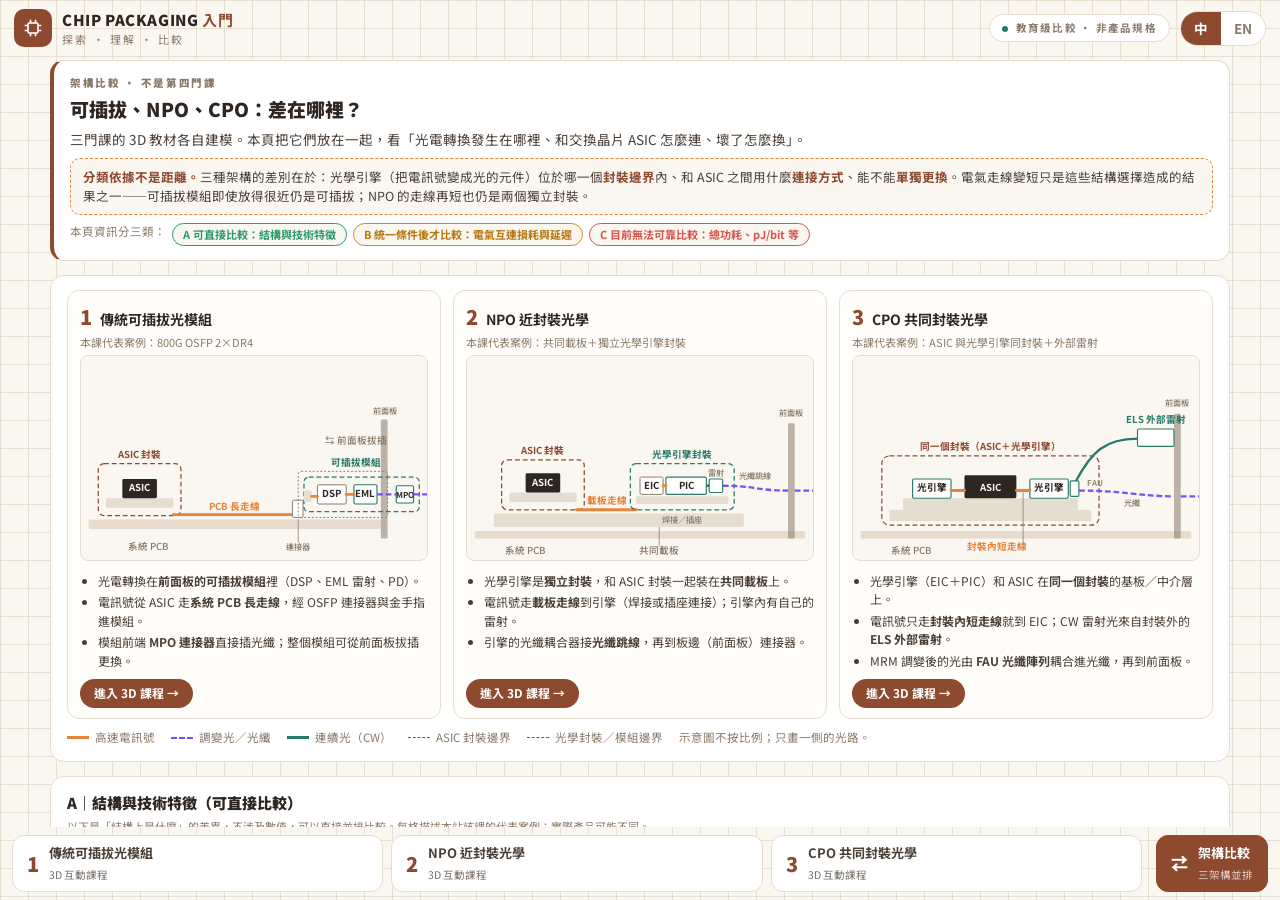
<file: compare.html>
<!DOCTYPE html>
<html lang="zh-Hant">
<head>
<meta charset="utf-8">
<meta name="viewport" content="width=device-width, initial-scale=1, viewport-fit=cover">
<title>CHIP PACKAGING · 三架構比較</title>
<link rel="stylesheet" href="https://fonts.googleapis.com/css2?family=Noto+Sans+TC:wght@400;500;700;900&display=swap">
<link rel="stylesheet" href="core/core.css">
<style>
/* M7-A 三架構比較頁專用樣式（只在本頁使用，不放進 core/）。色票全部沿用 core.css 的變數。 */
:root{--mod:#7c4dff}@media(prefers-color-scheme:dark){:root:not([data-theme=light]){--mod:#b79bff}}:root[data-theme=dark]{--mod:#b79bff}
.cw{max-width:1180px;margin:0 auto;display:grid;gap:14px}
.cbox{background:var(--sf);border:1px solid var(--line);border-radius:14px;padding:14px 16px;min-width:0}
.cbox.lead{border-left:4px solid var(--br)}
.cbox h2{margin:0;font-size:19px;font-weight:900;color:var(--ink2)}
.cbox h3{margin:0 0 4px;font-size:15px;font-weight:900;color:var(--ink2)}
.cbox p{margin:6px 0}.cbox ul{margin:4px 0;padding-left:20px}.cbox li{margin:3px 0}
.eyb{font-size:10.5px;font-weight:900;letter-spacing:.16em;color:var(--mut);margin-bottom:2px}
.key{background:var(--paper);border:1px dashed var(--acc);border-radius:10px;padding:8px 12px;margin-top:8px;font-size:12.5px}
.key b{color:var(--br)}
.tags{display:flex;flex-wrap:wrap;gap:6px;margin-top:8px}
.tg3{font-size:11px;font-weight:700;border-radius:99px;padding:2px 10px;border:1px solid var(--line);background:var(--paper)}
.tg3.a{border-color:#2e9d6a;color:#2e9d6a}.tg3.b{border-color:#d08a1a;color:#b8770f}.tg3.c{border-color:#d9534f;color:#d9534f}
/* 三張布局圖 */
.arch{display:grid;grid-template-columns:repeat(3,minmax(0,1fr));gap:12px}
.ac{display:flex;flex-direction:column;background:var(--card);border:1px solid var(--line);border-radius:12px;padding:10px 12px;min-width:0}
.ac .hd{display:flex;align-items:baseline;gap:8px}.ac .hd em{font-style:normal;font-size:20px;font-weight:900;color:var(--br)}
.ac .hd b{font-size:14px;color:var(--ink2)}.ac .rep{font-size:11px;color:var(--mut);margin:2px 0 4px}
.ac svg{width:100%;height:auto;display:block;background:var(--paper);border-radius:8px;border:1px solid var(--line)}
.ac ul{font-size:12px;padding-left:18px;margin:8px 0 6px;flex:1}
.go{align-self:flex-start;display:inline-block;background:var(--br);color:#fff;text-decoration:none;font-weight:700;border-radius:99px;padding:5px 14px;font-size:12px}
.go:hover{filter:brightness(1.1)}
.d text{font-family:inherit;font-size:10px;font-weight:700;fill:var(--ink2);text-anchor:middle}
.d .m{fill:var(--mut);font-weight:500}.d .s{font-size:8.5px}
.d .pcb{fill:var(--track)}.d .sub{fill:var(--line)}.d .die{fill:var(--ink2)}.d .die+text{fill:var(--paper)}
.d .blk{fill:var(--sf);stroke:var(--mut);stroke-width:1}.d .opt{fill:var(--sf);stroke:var(--teal);stroke-width:1.2}
.d .pnl{fill:var(--mut);opacity:.55}.d .cage{fill:none;stroke:var(--mut);stroke-width:1;stroke-dasharray:2 2}
.d .bA{fill:none;stroke:var(--br);stroke-width:1.3;stroke-dasharray:5 3}.d .bO{fill:none;stroke:var(--teal);stroke-width:1.3;stroke-dasharray:5 3}
.d .el{fill:none;stroke:var(--acc);stroke-width:3;stroke-linecap:round}.d .md{fill:none;stroke:var(--mod);stroke-width:2.4;stroke-dasharray:6 3}
.d .cwl{fill:none;stroke:var(--teal);stroke-width:2.4}.d .ld{fill:none;stroke:var(--mut);stroke-width:.8}
.d .tA{fill:var(--br)!important}.d .tO{fill:var(--teal)!important}.d .tE{fill:var(--acc)!important}
.lgd{display:flex;flex-wrap:wrap;gap:6px 16px;font-size:11.5px;color:var(--mut);margin-top:10px}
.lgd span{display:inline-flex;align-items:center;gap:6px}.lgd i{display:inline-block;width:22px;height:0;border-top:3px solid var(--acc)}
.lgd i.m{border-top:2.5px dashed var(--mod)}.lgd i.c{border-top-color:var(--teal)}.lgd i.ba{border-top:1.5px dashed var(--br)}.lgd i.bo{border-top:1.5px dashed var(--teal)}
/* 表格（桌面三欄並排；窄螢幕改成每列一張卡） */
.tw{overflow-x:auto}
table.ct{width:100%;border-collapse:separate;border-spacing:0;font-size:12.5px}
.ct th,.ct td{text-align:left;vertical-align:top;padding:8px 10px;border-bottom:1px solid var(--line)}
.ct thead th{font-size:12px;color:var(--ink2);background:var(--paper);position:sticky;top:0}
.ct thead th em{font-style:normal;font-weight:900;color:var(--br);margin-right:4px}
.ct tbody th{width:15%;font-weight:900;color:var(--ink2);font-size:12px}
.ct td{width:28.3%}.ct td small{display:block;color:var(--mut);font-size:11px;margin-top:2px}
.ct tr:last-child>*{border-bottom:0}
.lv{display:inline-block;font-size:10.5px;font-weight:900;border-radius:6px;padding:0 6px;margin-right:4px;border:1px solid var(--line);background:var(--paper);color:var(--ink2)}
.num{font-variant-numeric:tabular-nums;font-weight:900;color:var(--ink2);font-size:13.5px}
.cond{font-size:11.5px;color:var(--ink);background:var(--paper);border-radius:10px;padding:8px 12px;margin-top:8px}
.cond b{color:var(--ink2)}
.no{display:grid;grid-template-columns:repeat(auto-fit,minmax(240px,1fr));gap:8px;margin-top:6px}
.no div{border:1px solid var(--line);border-radius:10px;background:var(--paper);padding:8px 12px;font-size:12px}
.no b{display:block;color:var(--ink2);font-size:12.5px}.no span{display:block;margin-top:3px;font-weight:700;color:#b8770f;font-size:11.5px}
.fit{display:grid;grid-template-columns:repeat(3,minmax(0,1fr));gap:10px;margin-top:6px}
.fit div{border:1px solid var(--line);border-top:3px solid var(--br);border-radius:10px;background:var(--card);padding:8px 12px;font-size:12px}
.fit b{display:block;color:var(--ink2);font-size:13px;margin-bottom:2px}
.fnote{font-size:11px;color:var(--mut);margin-top:8px}
@media(max-width:900px){.arch,.fit{grid-template-columns:1fr}.okmain{padding:4px 8px 12px}}
@media(max-width:700px){
 table.ct,.ct tbody,.ct tr,.ct th,.ct td{display:block;width:auto}
 .ct thead{display:none}
 .ct tr{border:1px solid var(--line);border-radius:10px;margin-bottom:8px;background:var(--card)}
 .ct tbody th{width:auto;background:var(--paper);border-radius:10px 10px 0 0}
 .ct td::before{content:attr(data-h);display:block;font-size:10.5px;font-weight:900;color:var(--br);letter-spacing:.04em}
 .ct tr>*{border-bottom:1px solid var(--line)}.ct tr>*:last-child{border-bottom:0}
}
</style>
</head>
<body>
<!-- M7-A：三架構比較頁。不是第四門課；只用 SVG 示意、表格與短文字。量化數字只取自 NPO／可插拔課既有的物理純函式（統一 ≈53 GHz 條件），不新增任何公式。 -->
<div class="okpage okgrid">
<header>
 <div class="logo"><div class="lg"><svg width="20" height="20" viewBox="0 0 24 24" fill="none" stroke="#fff" stroke-width="2"><rect x="6" y="6" width="12" height="12" rx="1.5"/><path d="M9 2v4M15 2v4M9 18v4M15 18v4M2 9h4M2 15h4M18 9h4M18 15h4"/></svg></div><div><h1>CHIP PACKAGING <b>入門</b></h1><div class="sub" id="sb"></div></div></div>
 <div class="hr"><span class="badge" id="bd"></span><div class="lang"><button data-l="zh">中</button><button data-l="en">EN</button></div></div>
</header>
<main class="okmain"><div class="cw" id="cw"></div></main>
<nav id="course"></nav>
</div>
<script src="core/ui.js"></script>
<script src="courses/npo/npo-physics.js"></script>
<script src="courses/pluggable/plug-physics.js"></script>
<script>
(function () {
  var K = window.OptiKit || {}, lang = K.getLang ? K.getLang() : 'zh';
  var C3 = ['pluggable', 'npo', 'cpo'];
  var PATH = { pluggable: 'courses/pluggable.html', npo: 'courses/npo.html', cpo: 'index.html' };

  /* ---------- 文字（中 / EN）。每格都是「本站各課的代表案例」描述；不代表所有產品。 ---------- */
  var D = {
    zh: {
      title: 'CHIP PACKAGING · 三架構比較', sub: '探索 · 理解 · 比較', bd: '教育級比較 · 非產品規格',
      eyb: '架構比較 · 不是第四門課',
      h: '可插拔、NPO、CPO：差在哪裡？',
      lead: '三門課的 3D 教材各自建模。本頁把它們放在一起，看「光電轉換發生在哪裡、和交換晶片 ASIC 怎麼連、壞了怎麼換」。',
      key: '<b>分類依據不是距離。</b>三種架構的差別在於：光學引擎（把電訊號變成光的元件）位於哪一個<b>封裝邊界</b>內、和 ASIC 之間用什麼<b>連接方式</b>、能不能<b>單獨更換</b>。電氣走線變短只是這些結構選擇造成的結果之一——可插拔模組即使放得很近仍是可插拔；NPO 的走線再短也仍是兩個獨立封裝。',
      tagT: '本頁資訊分三類：', tags: ['A 可直接比較：結構與技術特徵', 'B 統一條件後才比較：電氣互連損耗與延遲', 'C 目前無法可靠比較：總功耗、pJ/bit 等'],
      n: { pluggable: '傳統可插拔光模組', npo: 'NPO 近封裝光學', cpo: 'CPO 共同封裝光學' },
      rep: { pluggable: '本課代表案例：800G OSFP 2×DR4', npo: '本課代表案例：共同載板＋獨立光學引擎封裝', cpo: '本課代表案例：ASIC 與光學引擎同封裝＋外部雷射' },
      bul: {
        pluggable: ['光電轉換在<b>前面板的可插拔模組</b>裡（DSP、EML 雷射、PD）。', '電訊號從 ASIC 走<b>系統 PCB 長走線</b>，經 OSFP 連接器與金手指進模組。', '模組前端 <b>MPO 連接器</b>直接插光纖；整個模組可從前面板拔插更換。'],
        npo: ['光學引擎是<b>獨立封裝</b>，和 ASIC 封裝一起裝在<b>共同載板</b>上。', '電訊號走<b>載板走線</b>到引擎（焊接或插座連接）；引擎內有自己的雷射。', '引擎的光纖耦合器接<b>光纖跳線</b>，再到板邊（前面板）連接器。'],
        cpo: ['光學引擎（EIC＋PIC）和 ASIC 在<b>同一個封裝</b>的基板／中介層上。', '電訊號只走<b>封裝內短走線</b>就到 EIC；CW 雷射光來自封裝外的 <b>ELS 外部雷射</b>。', 'MRM 調變後的光由 <b>FAU 光纖陣列</b>耦合進光纖，再到前面板。']
      },
      go: '進入 3D 課程 →',
      svg: {
        pcb: '系統 PCB', panel: '前面板', asicPkg: 'ASIC 封裝', mod: '可插拔模組', hot: '⇆ 前面板拔插', trace: 'PCB 長走線', conn: '連接器',
        carrier: '共同載板', oePkg: '光學引擎封裝', ctrace: '載板走線', att: '焊接／插座', jumper: '光纖跳線', laser: '雷射',
        onePkg: '同一個封裝（ASIC＋光學引擎）', ptrace: '封裝內短走線', els: 'ELS 外部雷射', fau: 'FAU', oe: '光引擎', fibers: '光纖'
      },
      lg: ['高速電訊號', '調變光／光纖', '連續光（CW）', 'ASIC 封裝邊界', '光學封裝／模組邊界'],
      lgN: '示意圖不按比例；只畫一側的光路。',
      t1: 'A｜結構與技術特徵（可直接比較）',
      t1s: '以下是「結構上是什麼」的差異，不涉及數值，可以直接並排比較。每格描述本站該課的代表案例；實際產品可能不同。',
      rows1: [
        ['ASIC 與光學引擎的位置', '引擎在前面板的模組內，離 ASIC 最遠', '引擎與 ASIC 在同一塊載板上、相鄰但各自封裝', '引擎與 ASIC 在同一個封裝內，緊鄰 ASIC 晶片'],
        ['封裝邊界', 'ASIC 封裝與光模組完全分開', 'ASIC 封裝 ≠ 引擎封裝（兩個封裝，可分開測試）', '一個封裝包含 ASIC 與光學引擎'],
        ['載板結構', 'ASIC 封裝直接焊在系統 PCB；模組插在前面板籠子', 'ASIC 與引擎裝在共同高效能載板，載板再裝到系統 PCB', '封裝基板＋中介層承載 ASIC 與引擎，整個封裝裝在系統 PCB'],
        ['高速電氣互連路徑', 'ASIC → 封裝 → 系統 PCB 長走線 → OSFP 連接器 → 金手指 → 模組 DSP', 'ASIC → 封裝 → 焊球 → 載板走線 → 焊接／插座 → 引擎封裝 → EIC', 'ASIC 晶片 → 中介層／封裝內走線 → EIC'],
        ['雷射光源', '模組內（本例為 EML，直接調變輸出）', '引擎內 CW 雷射晶片＋MZM 調變（本例）', '封裝外 ELS 提供 CW 光，封裝內 MRM 調變（本例）'],
        ['光進入光纖的方式', '模組內透鏡 → MPO-12 連接器 → 單模光纖', '引擎光纖耦合器 → 光纖跳線 → 板邊連接器', 'PIC 波導 → FAU 光纖陣列 → 光纖 → 前面板'],
        ['典型維修與更換', '從前面板拔出、單埠更換，不需拆機', '引擎可單獨製造測試；插座版可單獨更換引擎，但需拆機（本例不是前面板熱插拔）', '引擎與 ASIC 同封裝，引擎故障通常要換整個封裝組件；ELS 雷射可單獨更換']
      ],
      t2: '技術取捨（定性趨勢）',
      t2s: '只寫「通常的方向」，不給百分比。實際大小取決於速率、通道設計、是否保留 DSP、散熱方案等，<b>依實際產品與設計而異</b>。',
      rows2: [
        ['電氣損耗', '最大：長 PCB 走線＋前面板連接器', '中等：載板走線較短，但多一個焊接／插座介面', '最小：封裝內走線最短'],
        ['功耗（電氣 I/O 部分）', '長通道通常需要較強等化的 SerDes 與模組 DSP 重定時，電氣部分負擔較重', '通道較短，可望減輕 SerDes 負擔；實際取決於是否仍保留 DSP／重定時', '通道最短，是 CPO 降低每 bit 能耗的主要動機之一；但雷射、加熱器等光學功耗仍存在'],
        ['密度（頻寬）', '受前面板可容納的埠數與模組外形限制', '受載板面積、引擎尺寸與擺放位置限制', '受封裝邊緣長度（shoreline）與光纖連接數量限制'],
        ['散熱', '熱源分散：每個模組在前面板各自散熱，與 ASIC 散熱分開', '引擎靠近 ASIC 但分開封裝，載板上的散熱需一起規劃', '光學元件和高功耗 ASIC 共處一個封裝；溫度敏感元件（如 MRM 共振會隨溫度漂移）需加熱器鎖定與熱管理'],
        ['訊號完整性', '負擔最重：長通道損耗與連接器反射，需要等化與 DSP', '中等：走線長度與焊接／插座介面造成影響', '電氣通道最短、負擔最輕；封裝內佈線密集的串擾等問題仍需設計（本站未模擬）'],
        ['可維修性', '最高：熱插拔、標準外形、可混用', '中等：可分開測試；更換需拆機', '最低：與 ASIC 綁在一起；以可更換的外部雷射降低風險']
      ],
      t3: 'B｜統一條件後才可比較的量化指標',
      t3s: '只有「ASIC 到光學側第一個電氣元件」這一段電氣互連，三課都有模型，可以在同一頻率下並排。',
      cond: '<b>比較條件：</b>頻率統一為 ≈53 GHz（200G／通道 PAM4 的 Nyquist 頻率）。<b>計算範圍：</b>ASIC 封裝（CPO 為 ASIC 晶片邊緣）→ 光學側第一個電氣元件（CPO、NPO 為 EIC；可插拔為模組內 DSP）。<b>不含：</b>SerDes 等化、光學損耗、功耗。<b>來源：</b>各課自己的教學係數（〔C〕教育假設，各課不共用係數），延遲用 6.5 ps/mm（〔B〕教科書近似，三課相同的物理常數）。代表長度＝各課滑桿預設值；範圍＝各課滑桿範圍（本站教學布局，不是產品規格）。',
      h3: ['', '可插拔', 'NPO', 'CPO'],
      rows3: ['走線長度（各課滑桿範圍）', '代表長度', '電氣互連損耗 @ ≈53 GHz〔C〕', '損耗範圍（滑桿兩端）〔C〕', '傳播延遲（代表長度）〔B〕'],
      plugN: '可插拔課本身是 800G（100G／通道，f_N ≈ 26.6 GHz），所以課程頁 200 mm 顯示 {a} dB；本表為了統一條件改用 ≈53 GHz，同一函式算出 {b} dB。NPO 課頁的「三架構對照」用的也是本表同一組數字。',
      trend: '這些數字只說明「電氣路徑越長、介面越多，損耗越大」的趨勢。係數是教學假設，不是產品規格或實測；<b>不能用它換算功耗，也不能據此宣稱某架構節省多少百分比。</b>',
      t4: 'C｜目前無法可靠比較的項目',
      t4s: '三門課的模型範圍、產品案例與速率條件不同，以下項目直接並排會產生誤導，所以本頁不提供數字。',
      no: [
        ['總功耗、pJ/bit', 'CPO 課只估算單一光學引擎（SerDes＋驅動＋雷射＋加熱器）；可插拔課不列模組功耗；NPO 課不計功耗——計算範圍不同。'],
        ['端到端光學鏈路預算', '只有 CPO 課建立了光學損耗與接收功率模型；另外兩課沒有。'],
        ['訊號品質（眼圖、BER）', 'CPO 課的眼圖是教育示意；另外兩課未建模，且本站都沒有 BER 模型。'],
        ['成本、良率、可靠度', '本站沒有任何模型或可引用的一致資料。']
      ],
      noV: '依實際產品與設計而異',
      t5: '三種技術各自適合解決的問題',
      fit: [
        ['傳統可插拔', '需要彈性與現場維護：不同距離的光學可混用、可從前面板更換、供應商多元，是目前資料中心廣泛使用的方式。'],
        ['NPO 近封裝光學', '想縮短電氣通道、減輕 SerDes 負擔，同時保留「引擎分開製造、分開測試、可替換」的彈性——介於兩者之間的折衷。'],
        ['CPO 共同封裝光學', '單一交換晶片頻寬很高、前面板密度與電氣 I/O 功耗成為瓶頸時，把光電轉換搬進封裝，以最短電氣路徑換取能效與密度；代價是維修性、熱管理與製造整合難度。']
      ],
      fnote: '本頁所有描述與數字皆為教育級比較：〔A〕公開／產業資料、〔B〕教科書公式、〔C〕教育假設。未標示為 OIF／IEEE 標準或實測。',
      na: '—'
    },
    en: {
      title: 'CHIP PACKAGING · Architecture Comparison', sub: 'EXPLORE · UNDERSTAND · COMPARE', bd: 'Educational comparison · not product specs',
      eyb: 'COMPARISON · NOT A FOURTH COURSE',
      h: 'Pluggable, NPO, CPO: what is different?',
      lead: 'Each of the three 3D courses has its own model. This page puts them side by side: where electrical-to-optical conversion happens, how it connects to the switch ASIC, and how it is repaired.',
      key: '<b>Distance is not the classifier.</b> The three architectures differ in which <b>package boundary</b> the optical engine (the part that turns electrical signals into light) sits in, how it is <b>connected</b> to the ASIC, and whether it can be <b>replaced on its own</b>. A shorter electrical trace is only one consequence of these choices — a pluggable module placed close by is still pluggable, and an NPO with a very short trace is still two separate packages.',
      tagT: 'This page sorts information into three kinds:', tags: ['A Directly comparable: structure and technical features', 'B Comparable only under one condition: interconnect loss and delay', 'C Not reliably comparable yet: total power, pJ/bit, etc.'],
      n: { pluggable: 'Pluggable Optics', npo: 'NPO · Near-Packaged Optics', cpo: 'CPO · Co-Packaged Optics' },
      rep: { pluggable: 'Course example: 800G OSFP 2×DR4', npo: 'Course example: common carrier + separately packaged engines', cpo: 'Course example: ASIC and engines in one package + external laser' },
      bul: {
        pluggable: ['E/O conversion happens inside a <b>front-panel pluggable module</b> (DSP, EML lasers, PDs).', 'The electrical signal travels a <b>long system-PCB trace</b>, then the OSFP connector and gold fingers into the module.', 'Fiber plugs into the module’s <b>MPO connector</b>; the whole module is replaced from the front panel.'],
        npo: ['The optical engine is a <b>separate package</b>, mounted with the ASIC package on a <b>common carrier</b>.', 'The signal runs over a <b>carrier trace</b> to the engine (solder or socket); the engine has its own laser.', 'The engine’s fiber coupler feeds a <b>fiber jumper</b> to the board-edge (front-panel) connector.'],
        cpo: ['Optical engines (EIC + PIC) share <b>one package</b> substrate / interposer with the ASIC.', 'The signal crosses only a <b>short in-package trace</b> to the EIC; CW light comes from an <b>external laser source (ELS)</b>.', 'Light modulated by the MRM is coupled into fiber by a <b>fiber array unit (FAU)</b>, then to the front panel.']
      },
      go: 'Open 3D course →',
      svg: {
        pcb: 'System PCB', panel: 'Panel', asicPkg: 'ASIC package', mod: 'Pluggable module', hot: '⇆ front-panel swap', trace: 'Long PCB trace', conn: 'Conn.',
        carrier: 'Common carrier', oePkg: 'Engine package', ctrace: 'Trace', att: 'Solder / socket', jumper: 'Fiber jumper', laser: 'Laser',
        onePkg: 'One package (ASIC + optical engines)', ptrace: 'Short in-package trace', els: 'ELS laser', fau: 'FAU', oe: 'OE', fibers: 'Fiber'
      },
      lg: ['High-speed electrical', 'Modulated light / fiber', 'Continuous-wave light', 'ASIC package boundary', 'Optical package / module boundary'],
      lgN: 'Not to scale; optics drawn on one side only.',
      t1: 'A | Structure and technical features (directly comparable)',
      t1s: 'These are differences in what the architecture is, with no numbers involved, so they can be compared directly. Each cell describes this site’s course example; real products may differ.',
      rows1: [
        ['ASIC ↔ optical engine', 'Engine is inside a front-panel module, farthest from the ASIC', 'Engine and ASIC sit side by side on one carrier, each in its own package', 'Engine is inside the same package, right next to the ASIC die'],
        ['Package boundary', 'ASIC package and optical module are fully separate', 'ASIC package ≠ engine package (two packages, tested separately)', 'One package holds the ASIC and the optical engines'],
        ['Board structure', 'ASIC package soldered to the system PCB; module plugs into a front-panel cage', 'ASIC and engines on a common high-performance carrier, which mounts on the system PCB', 'Package substrate + interposer carry ASIC and engines; the package mounts on the system PCB'],
        ['High-speed electrical path', 'ASIC → package → long system-PCB trace → OSFP connector → gold fingers → module DSP', 'ASIC → package → solder balls → carrier trace → solder / socket → engine package → EIC', 'ASIC die → interposer / in-package trace → EIC'],
        ['Laser source', 'Inside the module (EML, directly modulated, in this example)', 'CW laser chip inside the engine + MZM modulation (this example)', 'External ELS supplies CW light; MRM modulates it in the package (this example)'],
        ['How light enters fiber', 'Lens in module → MPO-12 connector → single-mode fiber', 'Engine fiber coupler → fiber jumper → board-edge connector', 'PIC waveguide → FAU fiber array → fiber → front panel'],
        ['Typical repair / replacement', 'Pull from the front panel; replace one port, no disassembly', 'Engines are built and tested separately; a socketed engine can be replaced, but with disassembly (not front-panel hot-swap here)', 'Engine shares the package with the ASIC, so an engine fault usually means replacing the whole package assembly; the ELS laser is replaceable on its own']
      ],
      t2: 'Trade-offs (qualitative trends)',
      t2s: 'Only the usual direction is given, with no percentages. Actual sizes depend on data rate, channel design, whether a DSP is kept, the cooling solution and more — <b>they vary by actual product and design</b>.',
      rows2: [
        ['Electrical loss', 'Highest: long PCB trace + front-panel connector', 'Medium: shorter carrier trace, plus one solder / socket interface', 'Lowest: shortest in-package trace'],
        ['Power (electrical I/O part)', 'Long channels usually need stronger SerDes equalization plus a retiming DSP in the module', 'Shorter channel can ease SerDes load; depends on whether a DSP / retimer is kept', 'Shortest channel — a main motivation for lower energy per bit; laser and heater power still remain'],
        ['Density (bandwidth)', 'Limited by how many ports fit on the front panel and module size', 'Limited by carrier area, engine size and placement', 'Limited by package edge length (shoreline) and fiber count'],
        ['Thermal', 'Spread out: each module cools itself at the front panel, separate from the ASIC', 'Engines near the ASIC but packaged separately; carrier cooling must cover both', 'Optics share a package with a high-power ASIC; temperature-sensitive parts (an MRM resonance drifts with temperature) need heater locking and thermal design'],
        ['Signal integrity', 'Heaviest: long-channel loss and connector reflections need equalization and DSP', 'Medium: trace length and the solder / socket interface matter', 'Lightest electrical channel; dense in-package routing (crosstalk etc.) still needs design (not simulated here)'],
        ['Serviceability', 'Highest: hot-swap, standard form factors, mix and match', 'Medium: separate testing; replacement needs disassembly', 'Lowest: tied to the ASIC; a replaceable external laser reduces risk']
      ],
      t3: 'B | Numbers comparable only under one condition',
      t3s: 'Only the electrical interconnect from the ASIC to the first electrical part on the optical side is modelled in all three courses, so it can be shown side by side at one frequency.',
      cond: '<b>Condition:</b> one frequency, ≈53 GHz (Nyquist frequency of 200G-per-lane PAM4). <b>Scope:</b> ASIC package (ASIC die edge for CPO) → first electrical part on the optical side (EIC for CPO and NPO; the module DSP for pluggable). <b>Not included:</b> SerDes equalization, optical loss, power. <b>Source:</b> each course’s own teaching coefficients ([C] educational assumptions, not shared between courses); delay uses 6.5 ps/mm ([B] textbook approximation, the same physical constant in all three). Typical length = each course’s slider default; range = each course’s slider range (this site’s teaching layouts, not product specs).',
      h3: ['', 'Pluggable', 'NPO', 'CPO'],
      rows3: ['Trace length (course slider range)', 'Typical length', 'Interconnect loss @ ≈53 GHz [C]', 'Loss range (slider ends) [C]', 'Propagation delay (typical length) [B]'],
      plugN: 'The pluggable course itself is 800G (100G per lane, f_N ≈ 26.6 GHz), so its page shows {a} dB at 200 mm; here the same function at ≈53 GHz gives {b} dB to keep one condition. The NPO course’s “three architectures” reference uses these same numbers.',
      trend: 'These numbers only show the trend “a longer electrical path with more interfaces loses more”. The coefficients are teaching assumptions, not product specs or measurements; <b>they cannot be converted into power, and cannot support claims that one architecture saves a given percentage.</b>',
      t4: 'C | Not reliably comparable yet',
      t4s: 'The three courses differ in model scope, product example and data rate, so placing these items side by side would mislead. No numbers are given.',
      no: [
        ['Total power, pJ/bit', 'The CPO course estimates one optical engine (SerDes + driver + laser + heater); the pluggable course lists no module power; the NPO course computes no power — different scopes.'],
        ['End-to-end optical link budget', 'Only the CPO course models optical loss and received power; the other two do not.'],
        ['Signal quality (eye, BER)', 'The CPO eye diagram is an educational sketch; the other two are not modelled, and no course has a BER model.'],
        ['Cost, yield, reliability', 'No model or consistent citable data on this site.']
      ],
      noV: 'Varies by actual product and design',
      t5: 'What each technology is good for',
      fit: [
        ['Pluggable', 'Flexibility and field service: mix optics for different reaches, replace from the front panel, many suppliers — the approach widely used in data centers today.'],
        ['NPO', 'Shorten the electrical channel and ease SerDes load while keeping engines built, tested and replaced separately — a middle ground between the two.'],
        ['CPO', 'When one switch chip has so much bandwidth that front-panel density and electrical I/O power become the bottleneck: move E/O conversion into the package and trade serviceability, thermal and integration difficulty for the shortest electrical path, efficiency and density.']
      ],
      fnote: 'Everything here is an educational comparison: [A] public / industry data, [B] textbook formulas, [C] educational assumptions. Nothing is labelled as an OIF / IEEE standard or a measurement.',
      na: '—'
    }
  };

  /* ---------- 量化（B 區）：只呼叫既有純函式，不新增公式 ----------
     NPO：npoElec(L, 'solder')（§3.14，53 GHz）；CPO：npoElec.K.ref.cpo（= CPO 課 §3.1b 在 53 GHz 的係數：1.0 dB + 0.199 dB/mm）；
     可插拔：plugElec(L, plugElec.K.fRef = 53.125 GHz)（§3.15）。範圍＝各課滑桿範圍；代表長度＝各課預設。 */
  function quant() {
    var ne = K.npoElec, pe = K.plugElec;
    if (!ne || !pe || !ne.K || !pe.K) return null;
    var NK = ne.K, PK = pe.K, c = NK.ref.cpo, v = NK.v,
        cpoIL = function (L) { return c.IF + c.a * L; };
    return {
      pluggable: { r: [PK.Lmin, PK.Ldef, PK.Lmax], il: pe(PK.Ldef, PK.fRef).il, lo: pe(PK.Lmin, PK.fRef).il, hi: pe(PK.Lmax, PK.fRef).il, lat: PK.v * PK.Ldef, own: pe(PK.Ldef).il },
      npo: { r: [NK.Lmin, NK.Ldef, NK.Lmax], il: ne(NK.Ldef, 'solder').il, lo: ne(NK.Lmin, 'solder').il, hi: ne(NK.Lmax, 'solder').il, lat: v * NK.Ldef },
      cpo: { r: [2, c.L, 30], il: cpoIL(c.L), lo: cpoIL(2), hi: cpoIL(30), lat: v * c.L }   /* 2–30 mm＝CPO 課滑桿範圍（§3.1b） */
    };
  }

  /* ---------- 三張代表性布局圖（SVG 示意，不按比例） ---------- */
  function T(x, y, s, cl) { return '<text x="' + x + '" y="' + y + '"' + (cl ? ' class="' + cl + '"' : '') + '>' + s + '</text>'; }
  function R(x, y, w, h, cl, rx) { return '<rect x="' + x + '" y="' + y + '" width="' + w + '" height="' + h + '" rx="' + (rx || 1.5) + '" class="' + cl + '"/>'; }
  function P(d, cl) { return '<path d="' + d + '" class="' + cl + '"/>'; }
  function svgOf(id, s) {
    var o = '<svg class="d" viewBox="0 0 360 212" role="img" aria-label="' + id + '">';
    if (id === 'pluggable') {
      o += R(8, 170, 304, 10, 'pcb') + T(70, 202, s.pcb, 'm') +
        R(312, 66, 7, 124, 'pnl') + T(316, 60, s.panel, 'm s') +
        R(18, 112, 86, 54, 'bA', 6) + T(61, 106, s.asicPkg, 'tA') +
        R(26, 148, 70, 10, 'sub') + R(43, 128, 36, 20, 'die') + T(61, 141, 'ASIC') +
        P('M96,165 H222', 'el') + T(160, 160, s.trace, 'tE') +
        R(220, 150, 11, 18, 'blk') + T(226, 202, s.conn, 'm s') + P('M226,194 V170', 'ld') +
        R(226, 120, 93, 48, 'cage', 3) +
        R(232, 126, 120, 36, 'bO', 5) + T(286, 114, s.mod, 'tO') + T(286, 92, s.hot, 'm') +
        R(232, 140, 8, 12, 'sub') + R(246, 134, 30, 20, 'blk') + T(261, 147, 'DSP') + R(284, 134, 24, 20, 'opt') + T(296, 147, 'EML') + R(328, 135, 18, 18, 'opt') + T(337, 148, 'MPO', 's') +
        P('M240,146 H246', 'el') + P('M276,144 H284', 'el') + P('M308,144 H328', 'md') + P('M346,144 H360', 'md');
    } else if (id === 'npo') {
      o += R(8, 182, 344, 8, 'pcb') + T(60, 206, s.pcb, 'm') +
        R(28, 164, 260, 14, 'sub') + T(200, 206, s.carrier, 'm') + P('M200,198 V178', 'ld') +
        R(334, 70, 7, 120, 'pnl') + T(337, 62, s.panel, 'm s') +
        R(36, 108, 86, 52, 'bA', 6) + T(79, 102, s.asicPkg, 'tA') +
        R(44, 142, 70, 10, 'sub') + R(61, 122, 36, 20, 'die') + T(79, 135, 'ASIC') +
        P('M114,160 H176', 'el') + T(146, 154, s.ctrace, 'tE') +
        R(170, 112, 108, 48, 'bO', 6) + T(224, 106, s.oePkg, 'tO') +
        R(176, 146, 96, 8, 'sub') + R(180, 126, 24, 18, 'blk') + T(192, 138, 'EIC') + R(207, 126, 42, 18, 'opt') + T(228, 138, 'PIC') + R(252, 128, 14, 14, 'opt') + T(259, 125, s.laser, 'm s') +
        T(224, 174, s.att, 'm s') +
        P('M204,135 H207', 'el') + P('M249,135 H252', 'cwl') + P('M266,135 C300,135 300,140 334,140', 'md') + T(300, 128, s.jumper, 'm s') + P('M341,140 H360', 'md');
    } else {
      o += R(8, 182, 344, 8, 'pcb') + T(60, 206, s.pcb, 'm') +
        R(334, 60, 7, 130, 'pnl') + T(337, 52, s.panel, 'm s') +
        R(30, 104, 226, 72, 'bA', 8) + T(143, 98, s.onePkg, 'tA') +
        R(38, 160, 210, 12, 'sub') + R(52, 148, 182, 12, 'sub') +
        R(116, 124, 54, 24, 'die') + T(143, 140, 'ASIC') +
        R(62, 128, 40, 20, 'opt') + T(82, 141, s.oe) + R(184, 128, 40, 20, 'opt') + T(204, 141, s.oe) +
        P('M102,140 H116', 'el') + P('M170,140 H184', 'el') + T(150, 202, s.ptrace, 'tE') + P('M177,194 V142', 'ld') +
        R(226, 130, 9, 16, 'opt') + T(252, 135, s.fau, 'm s') +
        R(296, 76, 38, 18, 'opt') + T(315, 70, s.els, 'tO') +
        P('M296,86 C262,86 248,100 232,130', 'cwl') + P('M235,140 C280,140 300,146 334,146', 'md') + T(290, 156, s.fibers, 'm s') + P('M341,146 H360', 'md');
    }
    return o + '</svg>';
  }

  function f1(x) { return (+x).toFixed(1); }
  function fill(s, o) { return s.replace(/\{(\w+)\}/g, function (m, k) { return o[k] != null ? o[k] : m; }); }

  function render(l) {
    lang = l; var d = D[l], zh = l === 'zh', q = quant(), $ = function (s) { return document.querySelector(s); };
    document.title = d.title; $('#sb').textContent = d.sub; $('#bd').textContent = d.bd;
    if (K.markLang) K.markLang(l);
    var href = function (id) { return PATH[id] + '?lang=' + l; };
    var h = '';
    /* 導言 */
    h += '<section class="cbox lead"><div class="eyb">' + d.eyb + '</div><h2>' + d.h + '</h2><p>' + d.lead + '</p><div class="key">' + d.key + '</div>' +
      '<div class="tags"><span class="m" style="font-size:11.5px;color:var(--mut)">' + d.tagT + '</span>' +
      d.tags.map(function (t, i) { return '<span class="tg3 ' + 'abc'.charAt(i) + '">' + t + '</span>'; }).join('') + '</div></section>';
    /* 三張布局圖 */
    h += '<section class="cbox"><div class="arch">' + C3.map(function (id, i) {
      return '<div class="ac" data-arch="' + id + '"><div class="hd"><em>' + (i + 1) + '</em><b>' + d.n[id] + '</b></div><div class="rep">' + d.rep[id] + '</div>' +
        svgOf(id, d.svg) + '<ul>' + d.bul[id].map(function (b) { return '<li>' + b + '</li>'; }).join('') + '</ul>' +
        '<a class="go" data-go="' + id + '" href="' + href(id) + '">' + d.go + '</a></div>';
    }).join('') + '</div><div class="lgd"><span><i></i>' + d.lg[0] + '</span><span><i class="m"></i>' + d.lg[1] + '</span><span><i class="c"></i>' + d.lg[2] + '</span><span><i class="ba"></i>' + d.lg[3] + '</span><span><i class="bo"></i>' + d.lg[4] + '</span><span>' + d.lgN + '</span></div></section>';
    /* 表格產生器：rows = [[列名, 可插拔, NPO, CPO]] */
    var head = '<thead><tr><th></th>' + C3.map(function (id, i) { return '<th><em>' + (i + 1) + '</em>' + d.n[id] + '</th>'; }).join('') + '</tr></thead>';
    var tbl = function (rows, idA) {
      return '<div class="tw"><table class="ct" id="' + idA + '">' + head + '<tbody>' + rows.map(function (r) {
        return '<tr><th scope="row">' + r[0] + '</th>' + [1, 2, 3].map(function (k) { return '<td data-h="' + (k) + ' · ' + d.n[C3[k - 1]] + '">' + r[k] + '</td>'; }).join('') + '</tr>';
      }).join('') + '</tbody></table></div>';
    };
    h += '<section class="cbox"><h3>' + d.t1 + '</h3><p class="fnote" style="margin-top:0">' + d.t1s + '</p>' + tbl(d.rows1, 'tA') + '</section>';
    h += '<section class="cbox"><h3>' + d.t2 + '</h3><p class="fnote" style="margin-top:0">' + d.t2s + '</p>' + tbl(d.rows2, 'tT') + '</section>';
    /* B 區：統一條件的量化 */
    var qr;
    if (q) {
      var mm = function (a) { return a[0] + '–' + a[2] + ' mm'; };
      var lat = function (ps) { return ps >= 1000 ? f1(ps / 1000) + ' ns' : Math.round(ps) + ' ps'; };
      qr = [
        [d.rows3[0]].concat(C3.map(function (id) { return mm(q[id].r); })),
        [d.rows3[1]].concat(C3.map(function (id) { return q[id].r[1] + ' mm'; })),
        [d.rows3[2]].concat(C3.map(function (id) { return '<span class="num" data-il="' + id + '">' + f1(q[id].il) + ' dB</span>'; })),
        [d.rows3[3]].concat(C3.map(function (id) { return f1(q[id].lo) + '–' + f1(q[id].hi) + ' dB'; })),
        [d.rows3[4]].concat(C3.map(function (id) { return lat(q[id].lat); }))
      ];
    } else qr = d.rows3.map(function (r) { return [r, d.na, d.na, d.na]; });
    h += '<section class="cbox"><h3>' + d.t3 + '</h3><p class="fnote" style="margin-top:0">' + d.t3s + '</p>' + tbl(qr, 'tQ') +
      '<div class="cond">' + d.cond + '</div>' +
      (q ? '<p class="fnote">' + fill(d.plugN, { a: f1(q.pluggable.own), b: f1(q.pluggable.il) }) + '</p>' : '') +
      '<div class="key">' + d.trend + '</div></section>';
    /* C 區：無法可靠比較 */
    h += '<section class="cbox"><h3>' + d.t4 + '</h3><p class="fnote" style="margin-top:0">' + d.t4s + '</p><div class="no">' +
      d.no.map(function (x) { return '<div><b>' + x[0] + '</b>' + x[1] + '<span>' + d.noV + '</span></div>'; }).join('') + '</div></section>';
    /* 適合解決的問題 */
    h += '<section class="cbox"><h3>' + d.t5 + '</h3><div class="fit">' + d.fit.map(function (x, i) {
      return '<div><b>' + (i + 1) + ' · ' + x[0] + '</b>' + x[1] + '<p style="margin:8px 0 0"><a class="go" href="' + href(C3[i]) + '">' + d.go + '</a></p></div>';
    }).join('') + '</div><p class="fnote">' + d.fnote + '</p></section>';
    $('#cw').innerHTML = h;
    if (K.courseNav) K.courseNav($('#course'), 'compare', l, '');
  }
  if (K.bindLang) K.bindLang(render);
  render(lang);
  window.CMPAPP = { quant: quant, render: render, D: D };   /* 測試用（只讀） */
})();
</script>
</body>
</html>
</file>
<file: core/core.css>
/* OptiKit 共用樣式（M3）：色票、深色模式、字體、標題列、語言切換、底部三課程選單。
   只放「三門課都會用到」的樣式；CPO 專用的 3D 版面仍留在 index.html。 */
:root{--paper:#FAF6F0;--sf:#fff;--card:#FFFDF9;--line:#E6DDD1;--grid:#E9DFCE;--br:#8D4A2F;--ink:#4A3F35;--ink2:#2E2620;--mut:#8A7A68;--acc:#E8833A;--teal:#2A7A6B;--track:#E7DCCB;box-sizing:border-box;padding-top:env(safe-area-inset-top,0px);padding-bottom:env(safe-area-inset-bottom,0px)}
@media(prefers-color-scheme:dark){:root:not([data-theme=light]){--paper:#1B1512;--sf:#262019;--card:#2B211A;--line:#453729;--grid:#2E251D;--br:#C07A52;--ink:#E7DCCB;--ink2:#F7EFE0;--mut:#B3A28A;--acc:#EE9A52;--teal:#4FBFA8;--track:#453729}}
:root[data-theme=dark]{--paper:#1B1512;--sf:#262019;--card:#2B211A;--line:#453729;--grid:#2E251D;--br:#C07A52;--ink:#E7DCCB;--ink2:#F7EFE0;--mut:#B3A28A;--acc:#EE9A52;--teal:#4FBFA8;--track:#453729}
*{box-sizing:border-box}
html{scroll-padding-top:env(safe-area-inset-top,0px)}
html,body{height:100%;margin:0}
body{font:13.5px/1.55 'Noto Sans TC','PingFang TC','Microsoft JhengHei',system-ui,sans-serif;color:var(--ink);background:var(--paper);overflow:hidden}
button{font:inherit}
/* 方格紙背景 */
.okgrid{background-image:linear-gradient(var(--grid) 1px,transparent 1px),linear-gradient(90deg,var(--grid) 1px,transparent 1px);background-size:28px 28px}
/* 標題列 */
header{grid-area:h;display:flex;align-items:center;justify-content:space-between;gap:10px;padding:8px 14px}
.logo{display:flex;gap:10px;align-items:center}.lg{width:38px;height:38px;border-radius:10px;background:var(--br);display:grid;place-items:center}
h1{font-size:15px;font-weight:900;margin:0;color:var(--ink2);letter-spacing:.04em}h1 b{color:var(--br)}
.sub{font-size:11px;color:var(--mut);letter-spacing:.2em}
.hr{display:flex;gap:10px;align-items:center}
.badge{font-size:10.5px;font-weight:700;letter-spacing:.12em;color:var(--mut);border:1px solid var(--line);background:var(--sf);border-radius:99px;padding:5px 12px}
.badge::before{content:'';display:inline-block;width:6px;height:6px;border-radius:50%;background:var(--teal);margin-right:8px}
.lang{display:flex;border:1px solid var(--line);border-radius:99px;overflow:hidden;background:var(--sf)}
.lang button{border:0;background:none;padding:6px 13px;font-weight:700;color:var(--mut);cursor:pointer}.lang .on{background:var(--br);color:#fff}
/* 底部三課程選單（取代原本四個學習階段按鈕） */
#course{grid-area:b;display:flex;gap:8px;padding:8px 12px}
#course a{flex:1;display:flex;align-items:center;gap:10px;padding:7px 14px;border:1px solid var(--line);border-radius:12px;background:var(--sf);color:var(--ink);cursor:pointer;text-align:left;text-decoration:none;min-width:0}
#course a:hover{border-color:var(--br)}
#course a.on{background:var(--br);border-color:var(--br);color:#fff;cursor:default}
#course em{font-style:normal;font-size:20px;font-weight:900;color:var(--br)}#course .on em{color:#fff}
#course b{display:block;font-size:13px}#course small{font-size:10.5px;opacity:.75}
/* M7-A：架構比較入口（與三門課分隔、虛線框、無編號，表示「不是第四門課」） */
#course a.okcmp{flex:none;border-style:dashed;margin-left:6px;background:var(--paper)}
#course a.okcmp i{font-style:normal;font-size:17px;font-weight:900;color:var(--acc)}
#course a.okcmp.on{background:var(--br);border-style:solid;color:#fff}#course a.okcmp.on i{color:#fff}
@media(max-width:900px){.badge,#course small{display:none}#course{overflow:auto}#course a{padding:7px 10px}#course a.okcmp{margin-left:0;flex-direction:column;justify-content:center;gap:0;padding:4px 8px;text-align:center}#course a.okcmp b{font-size:11px;white-space:nowrap}}
/* 建置中課程頁（NPO、可插拔在 M5 / M6 前使用；只有文字，沒有 3D） */
.okpage{height:100%;display:grid;grid-template-rows:auto minmax(0,1fr) auto;grid-template-areas:"h" "m" "b"}
.okmain{grid-area:m;overflow:auto;padding:4px 12px 12px}
.okcard{max-width:760px;margin:0 auto;background:var(--sf);border:1px solid var(--line);border-left:4px solid var(--br);border-radius:14px;padding:18px 20px}
.okcard h2{margin:0;font-size:20px;font-weight:900;color:var(--ink2)}
.okcard .en{font-size:12px;font-weight:700;color:var(--mut);letter-spacing:.06em}
.okcard h3{font-size:11px;letter-spacing:.14em;font-weight:900;color:var(--mut);margin:18px 0 6px}
.okcard p{margin:6px 0}.okcard ul{margin:4px 0;padding-left:20px}.okcard li{margin:3px 0}
.okstat{display:inline-block;margin:10px 0 2px;font-size:12px;font-weight:700;color:var(--ink2);background:var(--paper);border:1px dashed var(--acc);border-radius:99px;padding:3px 12px}
.okstat::before{content:'';display:inline-block;width:7px;height:7px;border-radius:50%;background:var(--acc);margin-right:7px}
.okarch{display:grid;gap:6px}
.okarch div{display:flex;gap:10px;align-items:baseline;border:1px solid var(--line);background:var(--paper);border-radius:10px;padding:7px 12px;font-size:12.5px}
.okarch div.on{border-color:var(--br);box-shadow:inset 3px 0 0 var(--br)}
.okarch b{flex:none;min-width:9.5em;color:var(--ink2)}.okarch span{color:var(--ink)}
.oknote{font-size:11.5px;color:var(--mut);margin-top:14px}
.okgo{display:inline-block;margin-top:14px;background:var(--br);color:#fff;text-decoration:none;font-weight:700;border-radius:99px;padding:7px 18px}
@media(max-width:900px){body{overflow:auto}.okpage{height:auto;min-height:100%}.okcard{padding:14px}.okarch div{flex-direction:column;gap:2px}}
</file>
